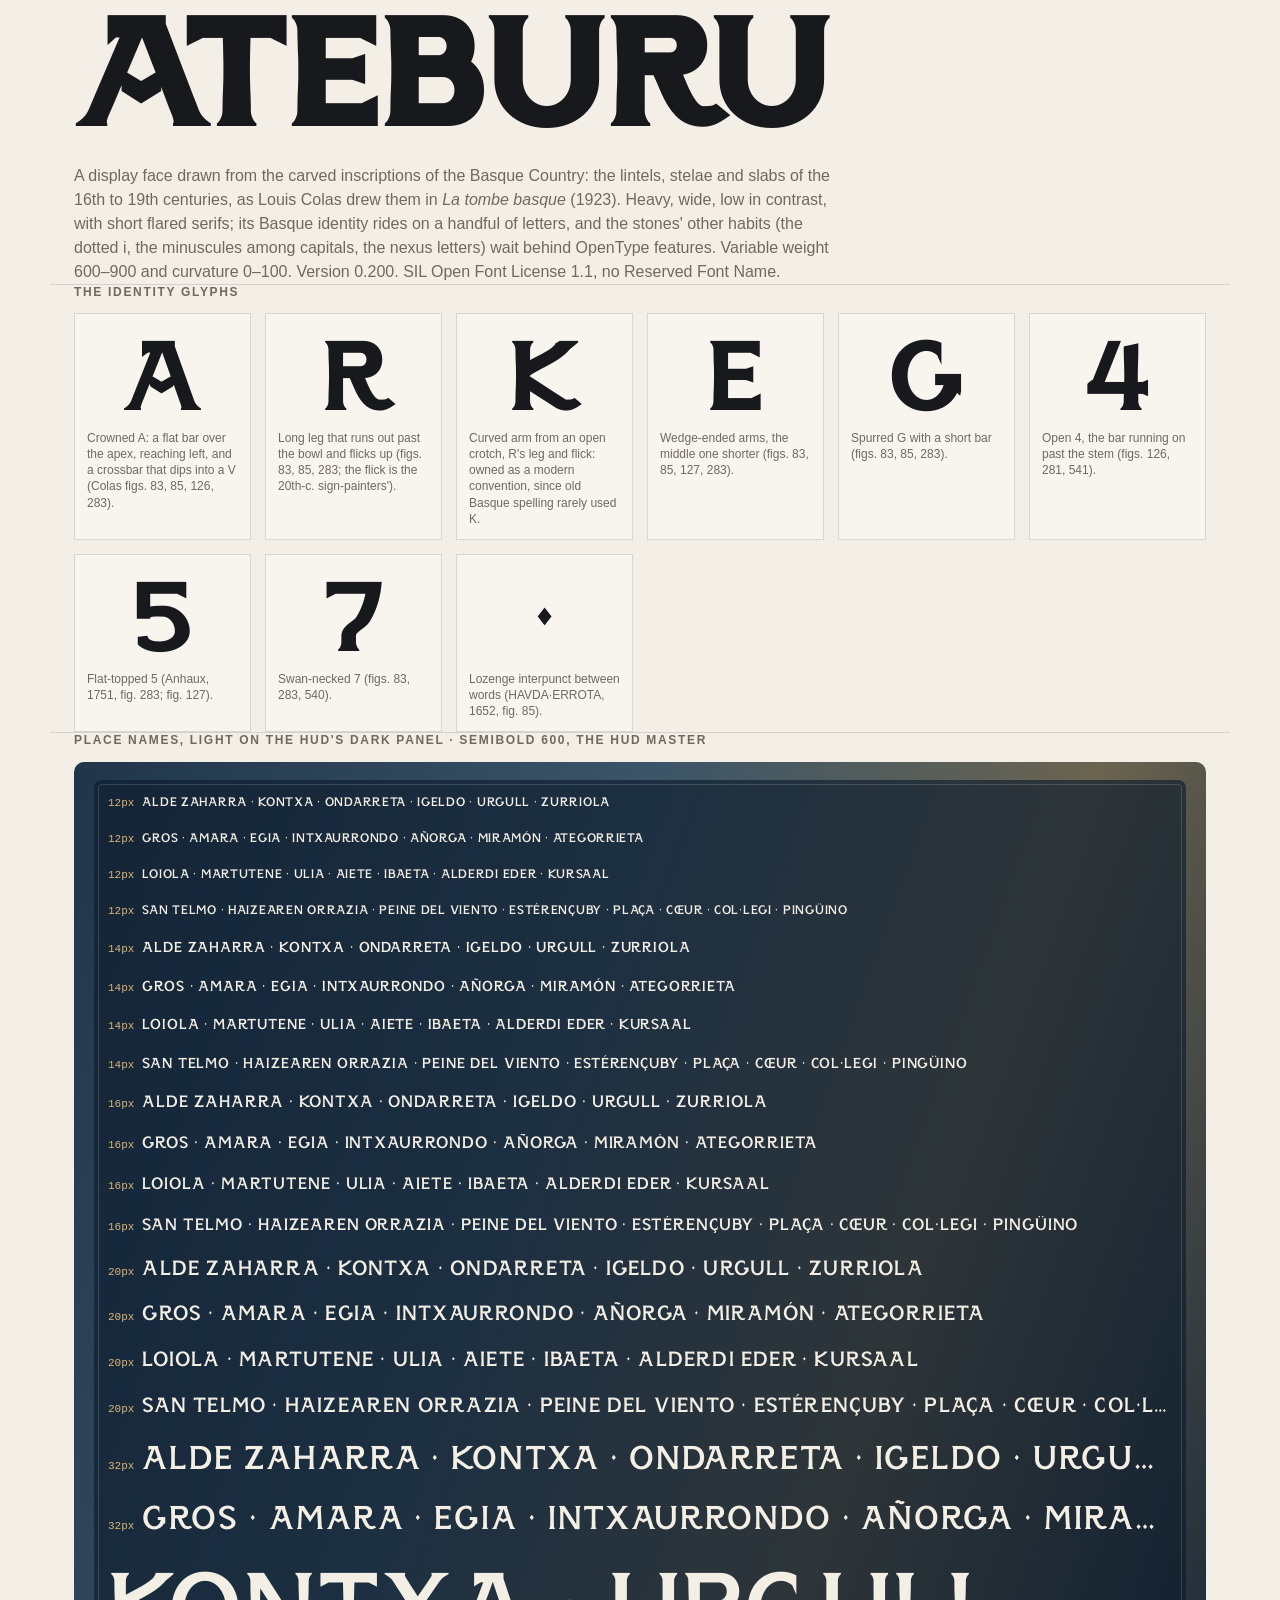
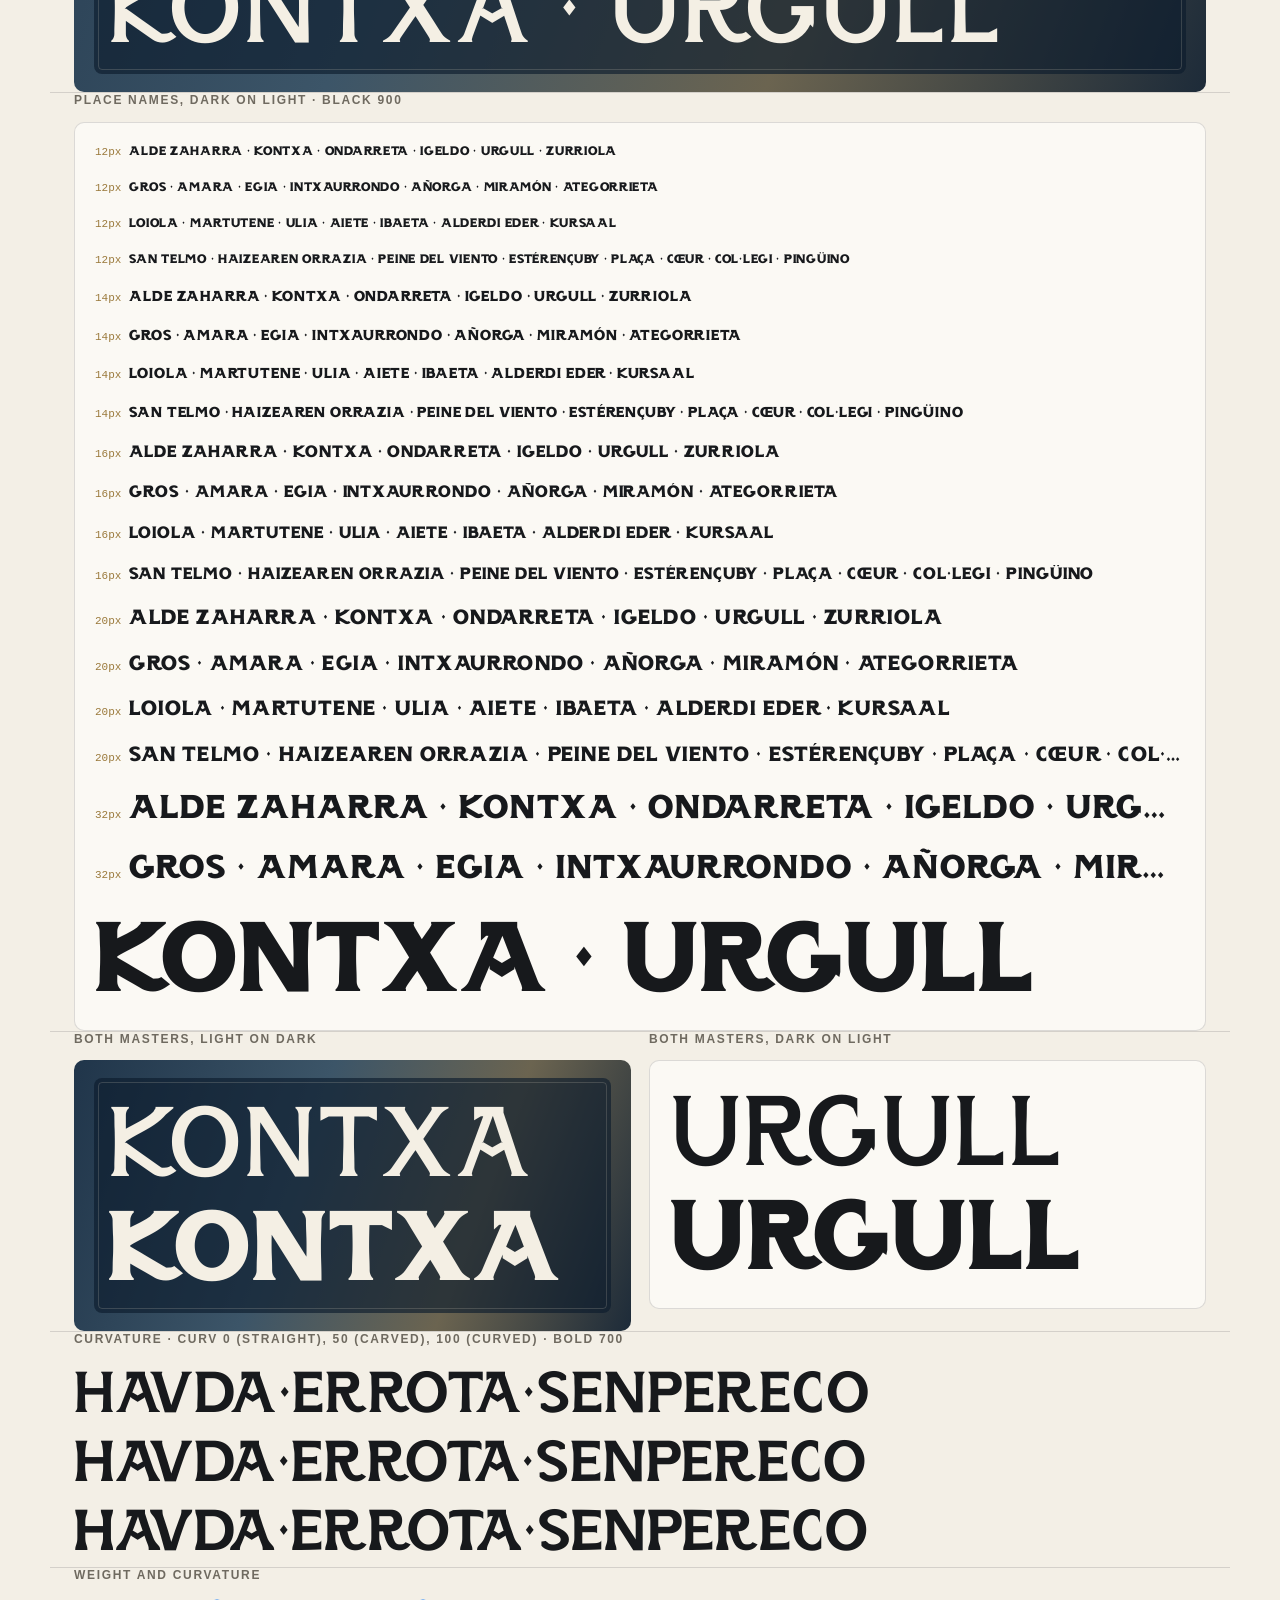
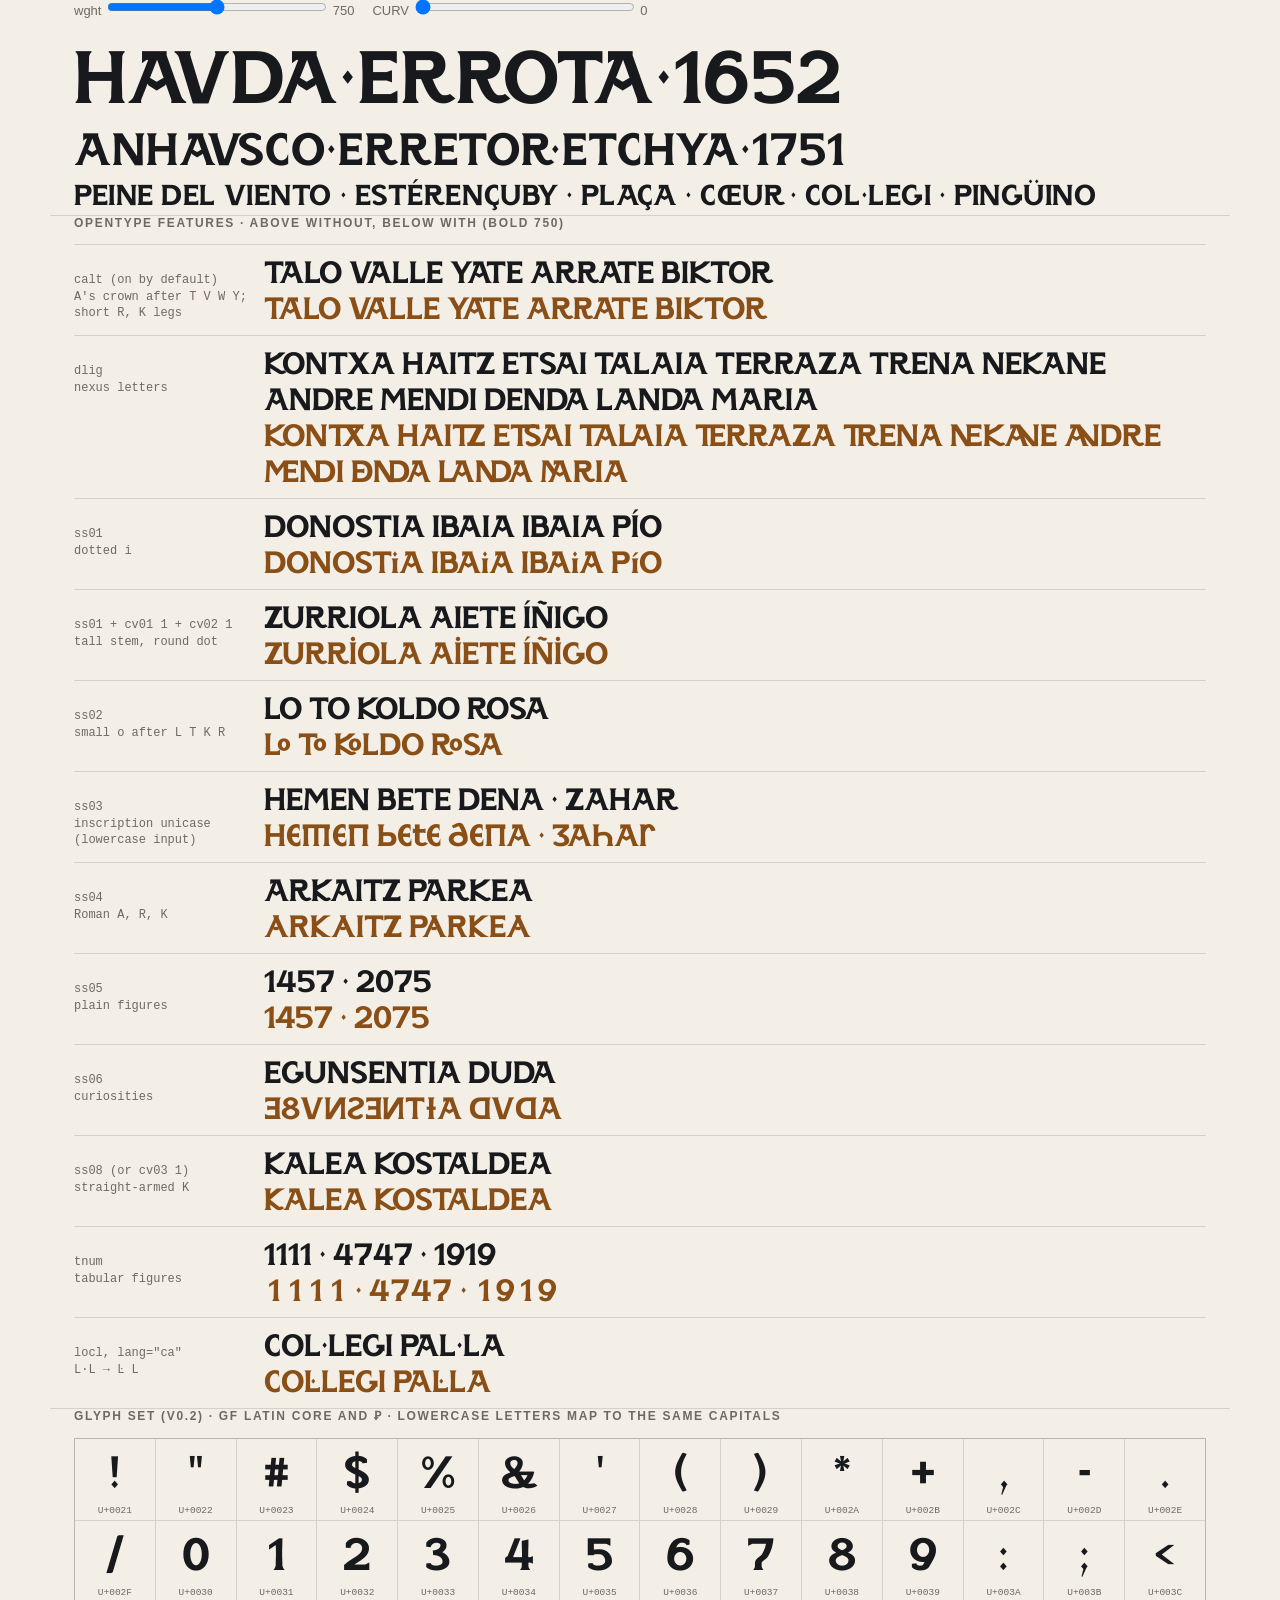
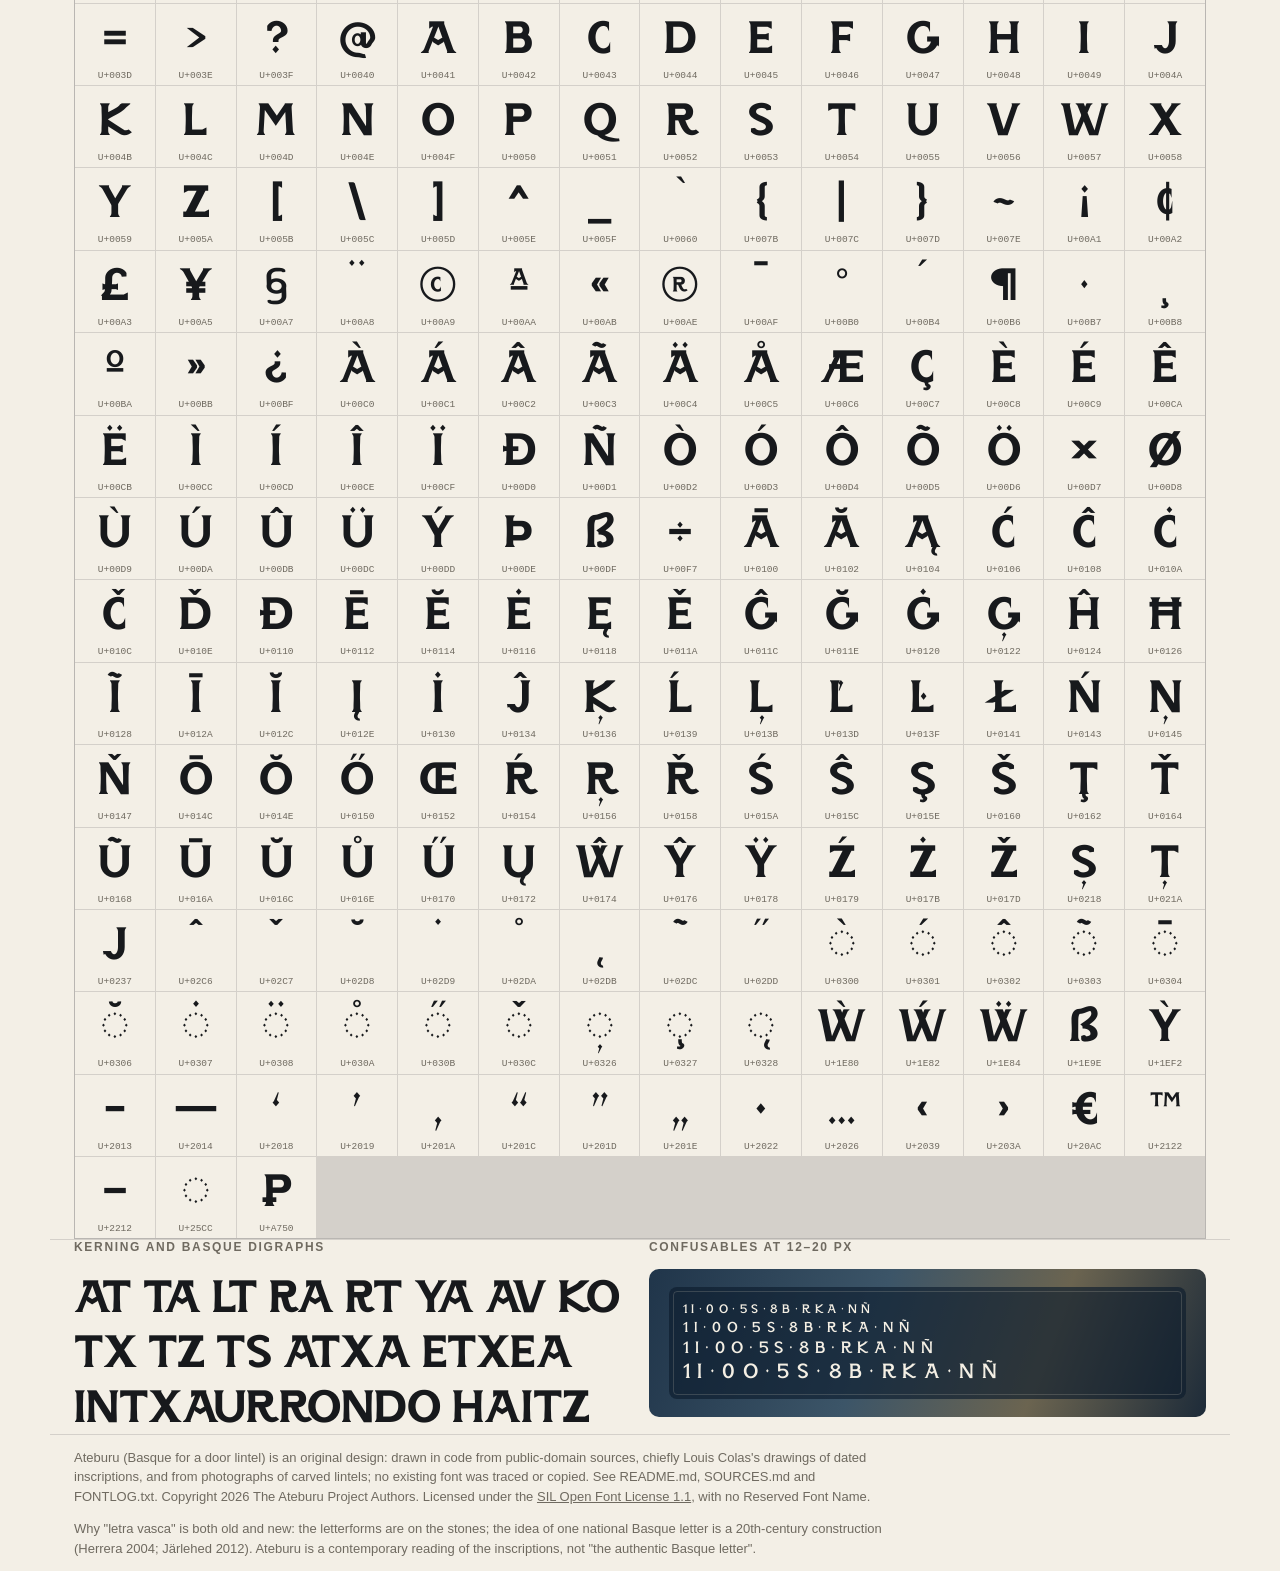
<file: fonts/ateburu/specimen.html>
<!doctype html>
<html lang="en">
<head>
<meta charset="utf-8">
<meta name="viewport" content="width=device-width, initial-scale=1">
<title>Ateburu specimen</title>
<style>
  @font-face {
    font-family: 'Ateburu';
    src: url('webfonts/Ateburu-Variable.woff2') format('woff2');
    font-weight: 600 900;
    font-display: block;
  }
  /* The same file under a second name and URL, for the "with the feature" side of the feature table: Chrome on macOS
     can reuse a word's shaping across font-feature-settings in one font (see README.md, "Known issue") */
  @font-face {
    font-family: 'Ateburu FX';
    src: url('webfonts/Ateburu-Variable.woff2?fx') format('woff2');
    font-weight: 600 900;
    font-display: block;
  }
  :root {
    --paper: #f3efe6;
    --ink: #17191c;
    --muted: #6f6a60;
    --rule: rgba(23, 25, 28, 0.14);
    --night: #0c1c2d;
    --panel: rgba(12, 28, 45, 0.64);
    --light: #f4efe4;
    --harri: #dcb574;
  }
  * { box-sizing: border-box; }
  body {
    margin: 0;
    background: var(--paper);
    color: var(--ink);
    font: 15px/1.5 -apple-system, BlinkMacSystemFont, 'Segoe UI', Helvetica, Arial, sans-serif;
  }
  .wrap { max-width: 1180px; margin: 0 auto; padding: 0 24px; }
  header { padding: 56px 0 28px; border-bottom: 1px solid var(--rule); }
  h1 {
    font-family: 'Ateburu', serif; font-weight: 900; font-size: clamp(64px, 12vw, 168px);
    line-height: 0.95; margin: 0; letter-spacing: 0.01em;
  }
  .lede { max-width: 760px; color: var(--muted); margin: 18px 0 0; font-size: 16px; }
  h2 {
    font: 600 12px/1.2 -apple-system, BlinkMacSystemFont, 'Segoe UI', Helvetica, Arial, sans-serif;
    text-transform: uppercase; letter-spacing: 0.14em; color: var(--muted); margin: 0 0 14px;
  }
  section { padding: 36px 0; border-bottom: 1px solid var(--rule); }
  .ab { font-family: 'Ateburu', serif; }
  .fx { font-family: 'Ateburu FX', serif; }
  .w600 { font-weight: 600; } .w750 { font-weight: 750; } .w900 { font-weight: 900; }
  .identity { display: grid; grid-template-columns: repeat(auto-fill, minmax(150px, 1fr)); gap: 14px; }
  .identity figure { margin: 0; border: 1px solid var(--rule); padding: 10px 12px 12px; background: rgba(255,255,255,0.35); }
  .identity .g { font-family: 'Ateburu', serif; font-size: 96px; line-height: 1.1; text-align: center; }
  .identity figcaption { font-size: 12px; color: var(--muted); line-height: 1.35; }
  .sizes { display: grid; gap: 16px; }
  .panel {
    background: var(--night); color: var(--light); padding: 18px 20px; border-radius: 10px;
    background-image: linear-gradient(110deg, #20354a, #3c5568 40%, #6b6450 70%, #1d2b39);
  }
  .panel .glass { background: var(--panel); border-radius: 8px; padding: 12px 14px; outline: 1px solid rgba(240,228,204,0.17); outline-offset: -5px; }
  .line { white-space: nowrap; overflow: hidden; text-overflow: ellipsis; letter-spacing: 0.06em; margin: 3px 0; line-height: 1.18; }
  .tag { font: 11px/1 ui-monospace, SFMono-Regular, Menlo, monospace; color: var(--harri); margin-right: 8px; letter-spacing: 0; }
  .light .tag { color: #9b7a3c; }
  .light { padding: 18px 20px; border: 1px solid var(--rule); border-radius: 10px; background: #fbf9f4; }
  .big { font-size: 96px; line-height: 1.05; letter-spacing: 0.02em; white-space: normal; }
  .two { display: grid; grid-template-columns: 1fr 1fr; gap: 18px; }
  @media (max-width: 820px) { .two { grid-template-columns: 1fr; } }
  .grid { display: grid; grid-template-columns: repeat(auto-fill, minmax(76px, 1fr)); gap: 1px; background: var(--rule); border: 1px solid var(--rule); }
  .cell { background: var(--paper); text-align: center; padding: 6px 2px 4px; }
  .cell .c { font-family: 'Ateburu', serif; font-size: 44px; line-height: 1.25; height: 60px; }
  .cell .u { font: 9.5px/1.2 ui-monospace, SFMono-Regular, Menlo, monospace; color: var(--muted); }
  .controls { display: flex; flex-wrap: wrap; gap: 18px; align-items: center; margin: 0 0 16px; font-size: 13px; color: var(--muted); }
  .controls input[type=range] { width: 220px; }
  .waterfall .line { letter-spacing: 0.02em; }
  .curv .line { font-size: 56px; letter-spacing: 0.02em; }
  .features { width: 100%; border-collapse: collapse; }
  .features td { border-top: 1px solid var(--rule); padding: 10px 10px 8px 0; vertical-align: baseline; }
  .features td.k { font: 12px/1.35 ui-monospace, SFMono-Regular, Menlo, monospace; color: var(--muted); width: 190px; }
  /* no letter-spacing here: browsers turn calt off under letter-spacing */
  .features td.s { font-size: 30px; line-height: 1.2; font-weight: 750; }
  .features td.s .x { display: block; color: #8a4f17; }
  footer { padding: 28px 0 60px; color: var(--muted); font-size: 13px; }
  footer p { max-width: 820px; }
  a { color: inherit; }
</style>
</head>
<body>
<header class="wrap">
  <h1>Ateburu</h1>
  <p class="lede">A display face drawn from the carved inscriptions of the Basque Country: the lintels, stelae and
  slabs of the 16th to 19th centuries, as Louis Colas drew them in <i>La tombe basque</i> (1923). Heavy, wide, low in
  contrast, with short flared serifs; its Basque identity rides on a handful of letters, and the stones' other habits
  (the dotted i, the minuscules among capitals, the nexus letters) wait behind OpenType features. Variable weight
  600–900 and curvature 0–100. Version 0.200. SIL Open Font License 1.1, no Reserved Font Name.</p>
</header>

<section class="wrap">
  <h2>The identity glyphs</h2>
  <div class="identity">
    <figure><div class="g w750">A</div><figcaption>Crowned A: a flat bar over the apex, reaching left, and a crossbar that dips into a V (Colas figs. 83, 85, 126, 283).</figcaption></figure>
    <figure><div class="g w750">R</div><figcaption>Long leg that runs out past the bowl and flicks up (figs. 83, 85, 283; the flick is the 20th-c. sign-painters').</figcaption></figure>
    <figure><div class="g w750">K</div><figcaption>Curved arm from an open crotch, R's leg and flick: owned as a modern convention, since old Basque spelling rarely used K.</figcaption></figure>
    <figure><div class="g w750">E</div><figcaption>Wedge-ended arms, the middle one shorter (figs. 83, 85, 127, 283).</figcaption></figure>
    <figure><div class="g w750">G</div><figcaption>Spurred G with a short bar (figs. 83, 85, 283).</figcaption></figure>
    <figure><div class="g w750">4</div><figcaption>Open 4, the bar running on past the stem (figs. 126, 281, 541).</figcaption></figure>
    <figure><div class="g w750">5</div><figcaption>Flat-topped 5 (Anhaux, 1751, fig. 283; fig. 127).</figcaption></figure>
    <figure><div class="g w750">7</div><figcaption>Swan-necked 7 (figs. 83, 283, 540).</figcaption></figure>
    <figure><div class="g w750">·</div><figcaption>Lozenge interpunct between words (HAVDA·ERROTA, 1652, fig. 85).</figcaption></figure>
  </div>
</section>

<section class="wrap">
  <h2>Place names, light on the HUD's dark panel · SemiBold 600, the HUD master</h2>
  <div class="panel"><div class="glass sizes" id="dark600"></div></div>
</section>

<section class="wrap">
  <h2>Place names, dark on light · Black 900</h2>
  <div class="light sizes" id="light900"></div>
</section>

<section class="wrap two">
  <div>
    <h2>Both masters, light on dark</h2>
    <div class="panel"><div class="glass">
      <div class="line ab w600 big">KONTXA</div>
      <div class="line ab w900 big">KONTXA</div>
    </div></div>
  </div>
  <div>
    <h2>Both masters, dark on light</h2>
    <div class="light">
      <div class="line ab w600 big">URGULL</div>
      <div class="line ab w900 big">URGULL</div>
    </div>
  </div>
</section>

<section class="wrap curv">
  <h2>Curvature · CURV 0 (Straight), 50 (Carved), 100 (Curved) · Bold 700</h2>
  <div class="line ab" style="font-weight:700; font-variation-settings:'CURV' 0">HAVDA·ERROTA·SENPERECO</div>
  <div class="line ab" style="font-weight:700; font-variation-settings:'CURV' 50">HAVDA·ERROTA·SENPERECO</div>
  <div class="line ab" style="font-weight:700; font-variation-settings:'CURV' 100">HAVDA·ERROTA·SENPERECO</div>
</section>

<section class="wrap waterfall">
  <h2>Weight and curvature</h2>
  <div class="controls">
    <label>wght <input type="range" id="wght" min="600" max="900" value="750" step="1"> <output id="wout">750</output></label>
    <label>CURV <input type="range" id="curv" min="0" max="100" value="0" step="1"> <output id="cout">0</output></label>
  </div>
  <div id="vary" class="ab" style="font-weight:750">
    <div class="line" style="font-size:72px">HAVDA·ERROTA·1652</div>
    <div class="line" style="font-size:44px">ANHAVSCO·ERRETOR·ETCHYA·1751</div>
    <div class="line" style="font-size:28px">PEINE DEL VIENTO · ESTÉRENÇUBY · PLAÇA · CŒUR · COL·LEGI · PINGÜINO</div>
  </div>
</section>

<section class="wrap">
  <h2>OpenType features · above without, below with (Bold 750)</h2>
  <table class="features">
    <tr><td class="k">calt (on by default)<br>A's crown after T V W Y; short R, K legs</td>
        <td class="s"><span class="ab" style="font-feature-settings:'calt' 0">TALO VALLE YATE ARRATE BIKTOR</span><span class="x fx">TALO VALLE YATE ARRATE BIKTOR</span></td></tr>
    <tr><td class="k">dlig<br>nexus letters</td>
        <td class="s"><span class="ab">KONTXA HAITZ ETSAI TALAIA TERRAZA TRENA NEKANE ANDRE MENDI DENDA LANDA MARIA</span><span class="x fx" style="font-feature-settings:'dlig'">KONTXA HAITZ ETSAI TALAIA TERRAZA TRENA NEKANE ANDRE MENDI DENDA LANDA MARIA</span></td></tr>
    <tr><td class="k">ss01<br>dotted i</td>
        <td class="s"><span class="ab">DONOSTIA IBAIA Ibaia PÍO</span><span class="x fx" style="font-feature-settings:'ss01'">DONOSTIA IBAIA Ibaia PÍO</span></td></tr>
    <tr><td class="k">ss01 + cv01 1 + cv02 1<br>tall stem, round dot</td>
        <td class="s"><span class="ab">ZURRIOLA AIETE ÍÑIGO</span><span class="x fx" style="font-feature-settings:'ss01', 'cv01' 1, 'cv02' 1">ZURRIOLA AIETE ÍÑIGO</span></td></tr>
    <tr><td class="k">ss02<br>small o after L T K R</td>
        <td class="s"><span class="ab">LO TO KOLDO ROSA</span><span class="x fx" style="font-feature-settings:'ss02'">LO TO KOLDO ROSA</span></td></tr>
    <tr><td class="k">ss03<br>inscription unicase (lowercase input)</td>
        <td class="s"><span class="ab">Hemen bete dena · zahar</span><span class="x fx" style="font-feature-settings:'ss03'">Hemen bete dena · zahar</span></td></tr>
    <tr><td class="k">ss04<br>Roman A, R, K</td>
        <td class="s"><span class="ab">ARKAITZ PARKEA</span><span class="x fx" style="font-feature-settings:'ss04'">ARKAITZ PARKEA</span></td></tr>
    <tr><td class="k">ss05<br>plain figures</td>
        <td class="s"><span class="ab">1457 · 2075</span><span class="x fx" style="font-feature-settings:'ss05'">1457 · 2075</span></td></tr>
    <tr><td class="k">ss06<br>curiosities</td>
        <td class="s"><span class="ab">EGUNSENTIA DUDA</span><span class="x fx" style="font-feature-settings:'ss06'">EGUNSENTIA DUDA</span></td></tr>
    <tr><td class="k">ss08 (or cv03 1)<br>straight-armed K</td>
        <td class="s"><span class="ab">KALEA KOSTALDEA</span><span class="x fx" style="font-feature-settings:'ss08'">KALEA KOSTALDEA</span></td></tr>
    <tr><td class="k">tnum<br>tabular figures</td>
        <td class="s"><span class="ab">1111 · 4747 · 1919</span><span class="x fx" style="font-feature-settings:'tnum'">1111 · 4747 · 1919</span></td></tr>
    <tr><td class="k">locl, lang="ca"<br>L·L → Ŀ L</td>
        <td class="s"><span class="ab" lang="es">COL·LEGI PAL·LA</span><span class="x fx" lang="ca">COL·LEGI PAL·LA</span></td></tr>
  </table>
</section>

<section class="wrap">
  <h2>Glyph set (v0.2) · GF Latin Core and Ꝑ · lowercase letters map to the same capitals</h2>
  <div class="grid" id="grid"></div>
</section>

<section class="wrap two">
  <div>
    <h2>Kerning and Basque digraphs</h2>
    <div class="ab w750" style="font-size:44px; line-height:1.25">
      AT TA LT RA RT YA AV KO<br>TX TZ TS ATXA ETXEA<br>INTXAURRONDO HAITZ
    </div>
  </div>
  <div>
    <h2>Confusables at 12–20 px</h2>
    <div class="panel"><div class="glass">
      <div class="line ab w600" style="font-size:12px">1 I · 0 O · 5 S · 8 B · R K A · N Ñ</div>
      <div class="line ab w600" style="font-size:14px">1 I · 0 O · 5 S · 8 B · R K A · N Ñ</div>
      <div class="line ab w600" style="font-size:16px">1 I · 0 O · 5 S · 8 B · R K A · N Ñ</div>
      <div class="line ab w600" style="font-size:20px">1 I · 0 O · 5 S · 8 B · R K A · N Ñ</div>
    </div></div>
  </div>
</section>

<footer class="wrap">
  <p>Ateburu (Basque for a door lintel) is an original design: drawn in code from public-domain sources, chiefly
  Louis Colas's drawings of dated inscriptions, and from photographs of carved lintels; no existing font was traced or
  copied. See README.md, SOURCES.md and FONTLOG.txt. Copyright 2026 The Ateburu Project Authors. Licensed under the
  <a href="OFL.txt">SIL Open Font License 1.1</a>, with no Reserved Font Name.</p>
  <p>Why "letra vasca" is both old and new: the letterforms are on the stones; the idea of one national Basque letter
  is a 20th-century construction (Herrera 2004; Järlehed 2012). Ateburu is a contemporary reading of the inscriptions,
  not "the authentic Basque letter".</p>
</footer>

<script>
  const NAMES = [
    'ALDE ZAHARRA · KONTXA · ONDARRETA · IGELDO · URGULL · ZURRIOLA',
    'GROS · AMARA · EGIA · INTXAURRONDO · AÑORGA · MIRAMÓN · ATEGORRIETA',
    'LOIOLA · MARTUTENE · ULIA · AIETE · IBAETA · ALDERDI EDER · KURSAAL',
    'SAN TELMO · HAIZEAREN ORRAZIA · PEINE DEL VIENTO · ESTÉRENÇUBY · PLAÇA · CŒUR · COL·LEGI · PINGÜINO',
  ];
  const SIZES = [12, 14, 16, 20, 32, 96];
  function fill(el, weight) {
    for (const size of SIZES) {
      const lines = size >= 96 ? ['KONTXA · URGULL'] : size >= 32 ? NAMES.slice(0, 2) : NAMES;
      for (const text of lines) {
        const d = document.createElement('div');
        d.className = 'line ab w' + weight + (size >= 96 ? ' big' : '');
        d.style.fontSize = size + 'px';
        const tag = document.createElement('span');
        tag.className = 'tag';
        tag.textContent = size + 'px';
        if (size < 96) d.append(tag);
        d.append(text);
        el.append(d);
      }
    }
  }
  fill(document.getElementById('dark600'), 600);
  fill(document.getElementById('light900'), 900);

  // every codepoint but the lowercase letters, which show their capitals; combining marks on a dotted circle
  const SET = ["!", "\"", "#", "$", "%", "&", "'", "(", ")", "*", "+", ",", "-", ".", "/", "0", "1", "2", "3", "4",
    "5", "6", "7", "8", "9", ":", ";", "<", "=", ">", "?", "@", "A", "B", "C", "D", "E", "F", "G", "H", "I", "J", "K",
    "L", "M", "N", "O", "P", "Q", "R", "S", "T", "U", "V", "W", "X", "Y", "Z", "[", "\\", "]", "^", "_", "`", "{", "|",
    "}", "~", "¡", "¢", "£", "¥", "§", "¨", "©", "ª", "«", "®", "¯", "°", "´", "¶", "·", "¸", "º", "»", "¿", "À", "Á",
    "Â", "Ã", "Ä", "Å", "Æ", "Ç", "È", "É", "Ê", "Ë", "Ì", "Í", "Î", "Ï", "Ð", "Ñ", "Ò", "Ó", "Ô", "Õ", "Ö", "×", "Ø",
    "Ù", "Ú", "Û", "Ü", "Ý", "Þ", "ß", "÷", "Ā", "Ă", "Ą", "Ć", "Ĉ", "Ċ", "Č", "Ď", "Đ", "Ē", "Ĕ", "Ė", "Ę", "Ě", "Ĝ",
    "Ğ", "Ġ", "Ģ", "Ĥ", "Ħ", "Ĩ", "Ī", "Ĭ", "Į", "İ", "Ĵ", "Ķ", "Ĺ", "Ļ", "Ľ", "Ŀ", "Ł", "Ń", "Ņ", "Ň", "Ō", "Ŏ", "Ő",
    "Œ", "Ŕ", "Ŗ", "Ř", "Ś", "Ŝ", "Ş", "Š", "Ţ", "Ť", "Ũ", "Ū", "Ŭ", "Ů", "Ű", "Ų", "Ŵ", "Ŷ", "Ÿ", "Ź", "Ż", "Ž", "Ș",
    "Ț", "ȷ", "ˆ", "ˇ", "˘", "˙", "˚", "˛", "˜", "˝", "◌̀", "◌́", "◌̂", "◌̃", "◌̄", "◌̆", "◌̇", "◌̈", "◌̊", "◌̋", "◌̌",
    "◌̦", "◌̧", "◌̨", "Ẁ", "Ẃ", "Ẅ", "ẞ", "Ỳ", "–", "—", "‘", "’", "‚", "“", "”", "„", "•", "…", "‹", "›", "€", "™",
    "−", "◌", "Ꝑ"];
  const grid = document.getElementById('grid');
  for (const ch of SET) {
    const cell = document.createElement('div');
    cell.className = 'cell';
    const c = document.createElement('div');
    c.className = 'c w750';
    c.textContent = ch;
    const u = document.createElement('div');
    u.className = 'u';
    const cp = [...ch].pop().codePointAt(0);
    u.textContent = 'U+' + cp.toString(16).toUpperCase().padStart(4, '0');
    cell.append(c, u);
    grid.append(cell);
  }

  const vary = document.getElementById('vary');
  const wght = document.getElementById('wght');
  const curv = document.getElementById('curv');
  wght.addEventListener('input', () => {
    vary.style.fontWeight = wght.value;
    document.getElementById('wout').textContent = wght.value;
  });
  curv.addEventListener('input', () => {
    vary.style.fontVariationSettings = `'CURV' ${curv.value}`;
    document.getElementById('cout').textContent = curv.value;
  });
</script>
</body>
</html>
</file>
